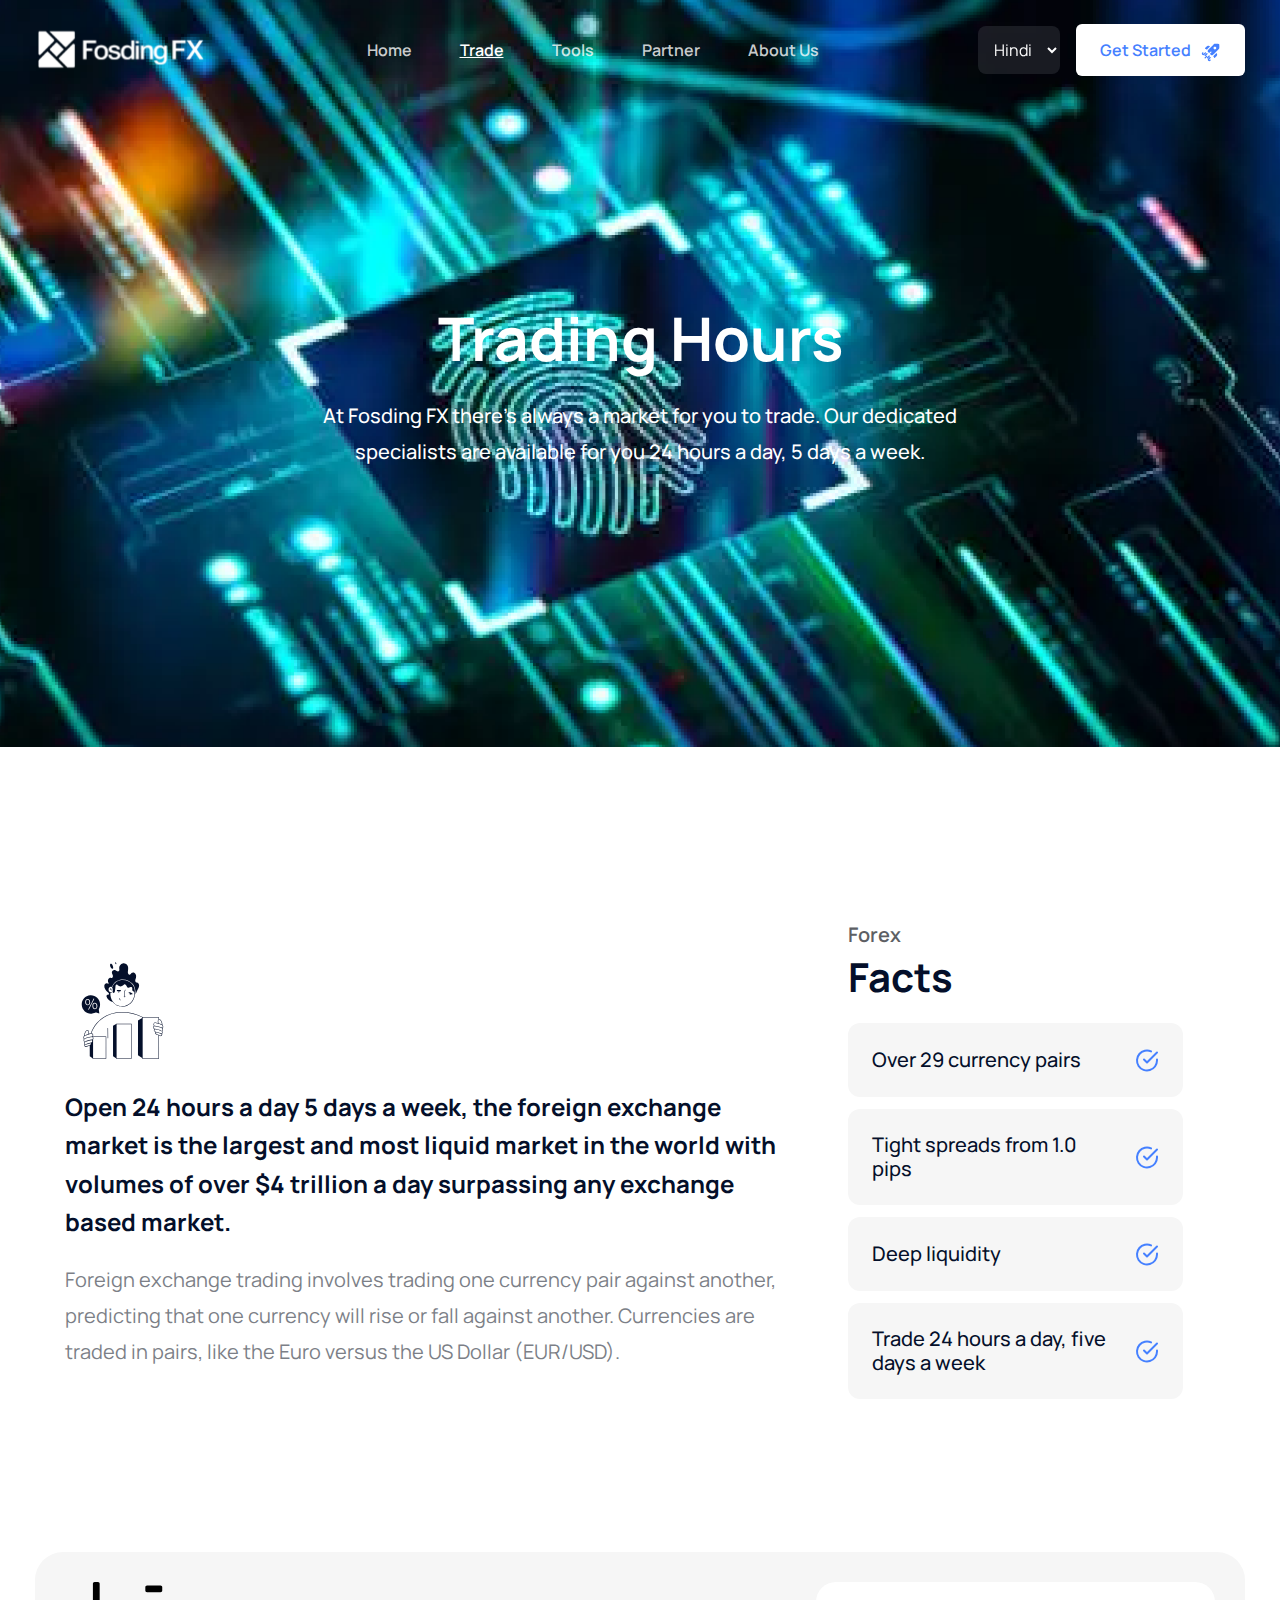
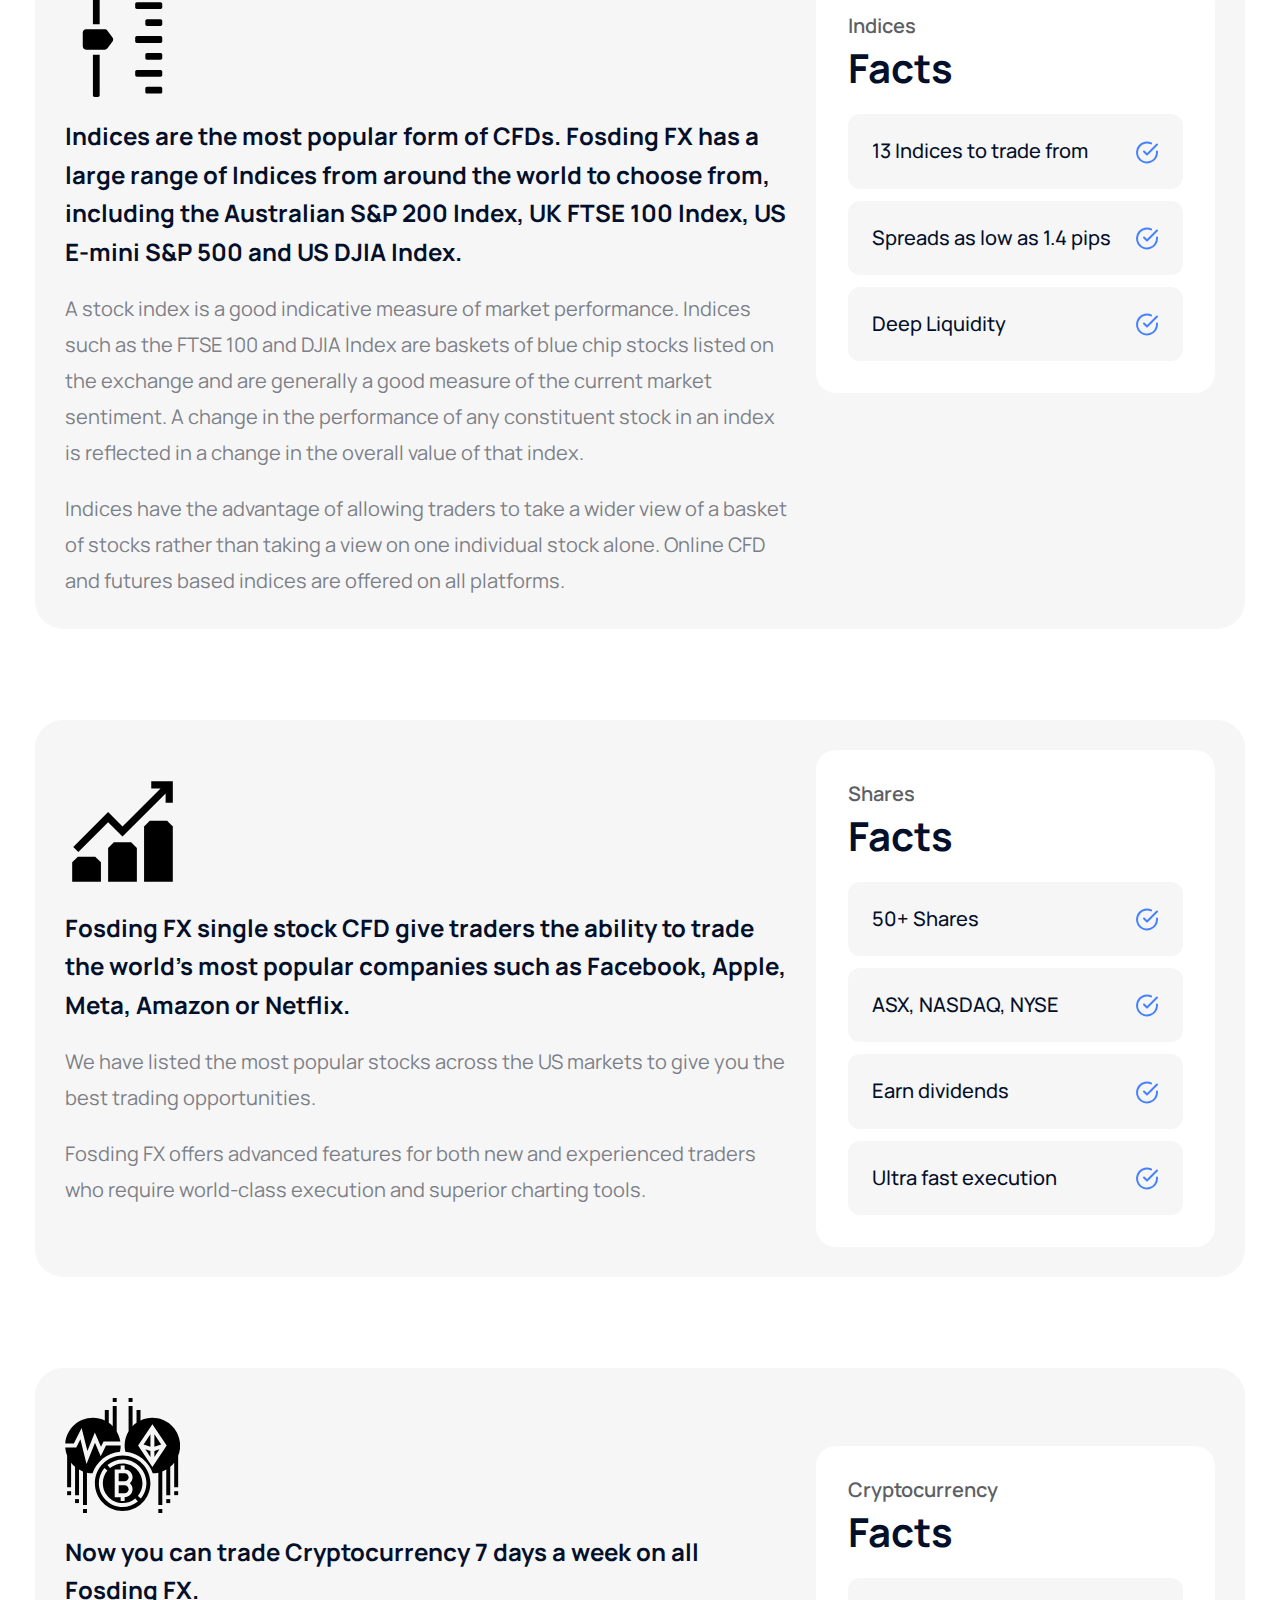
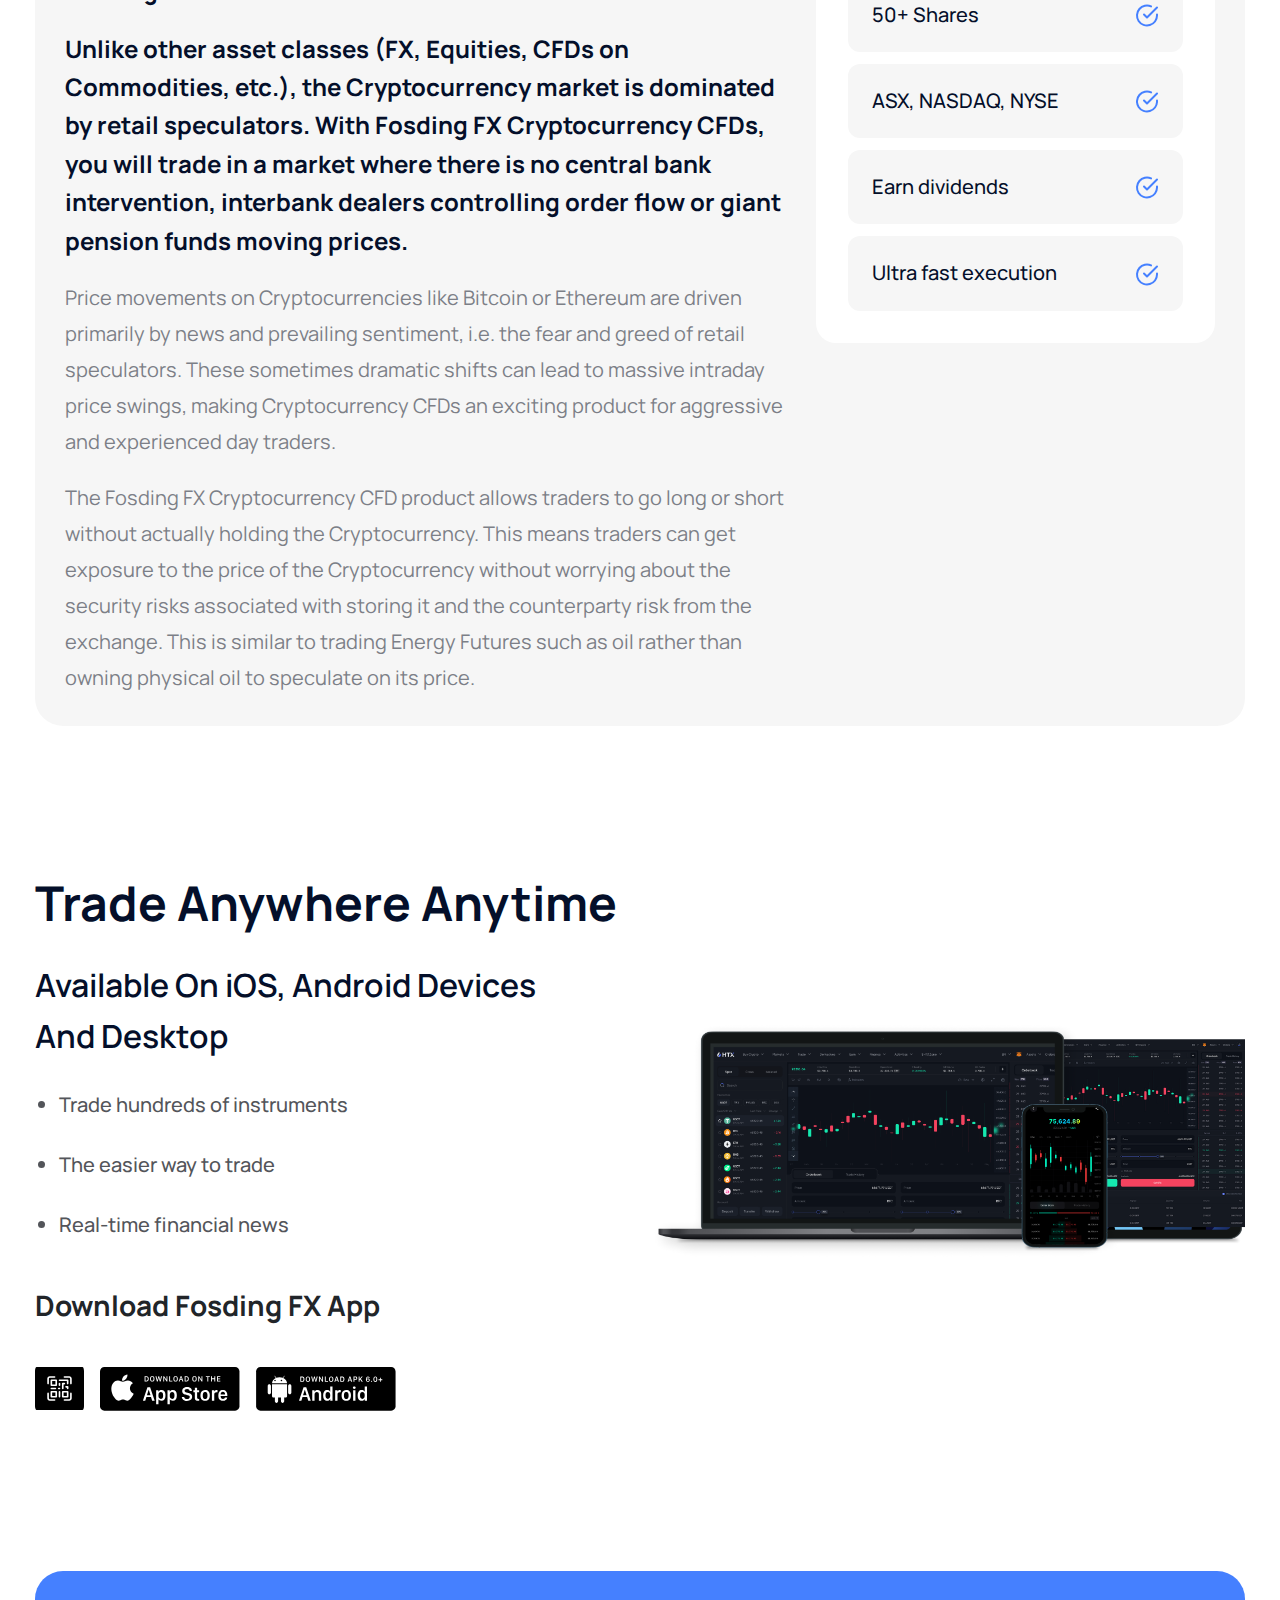
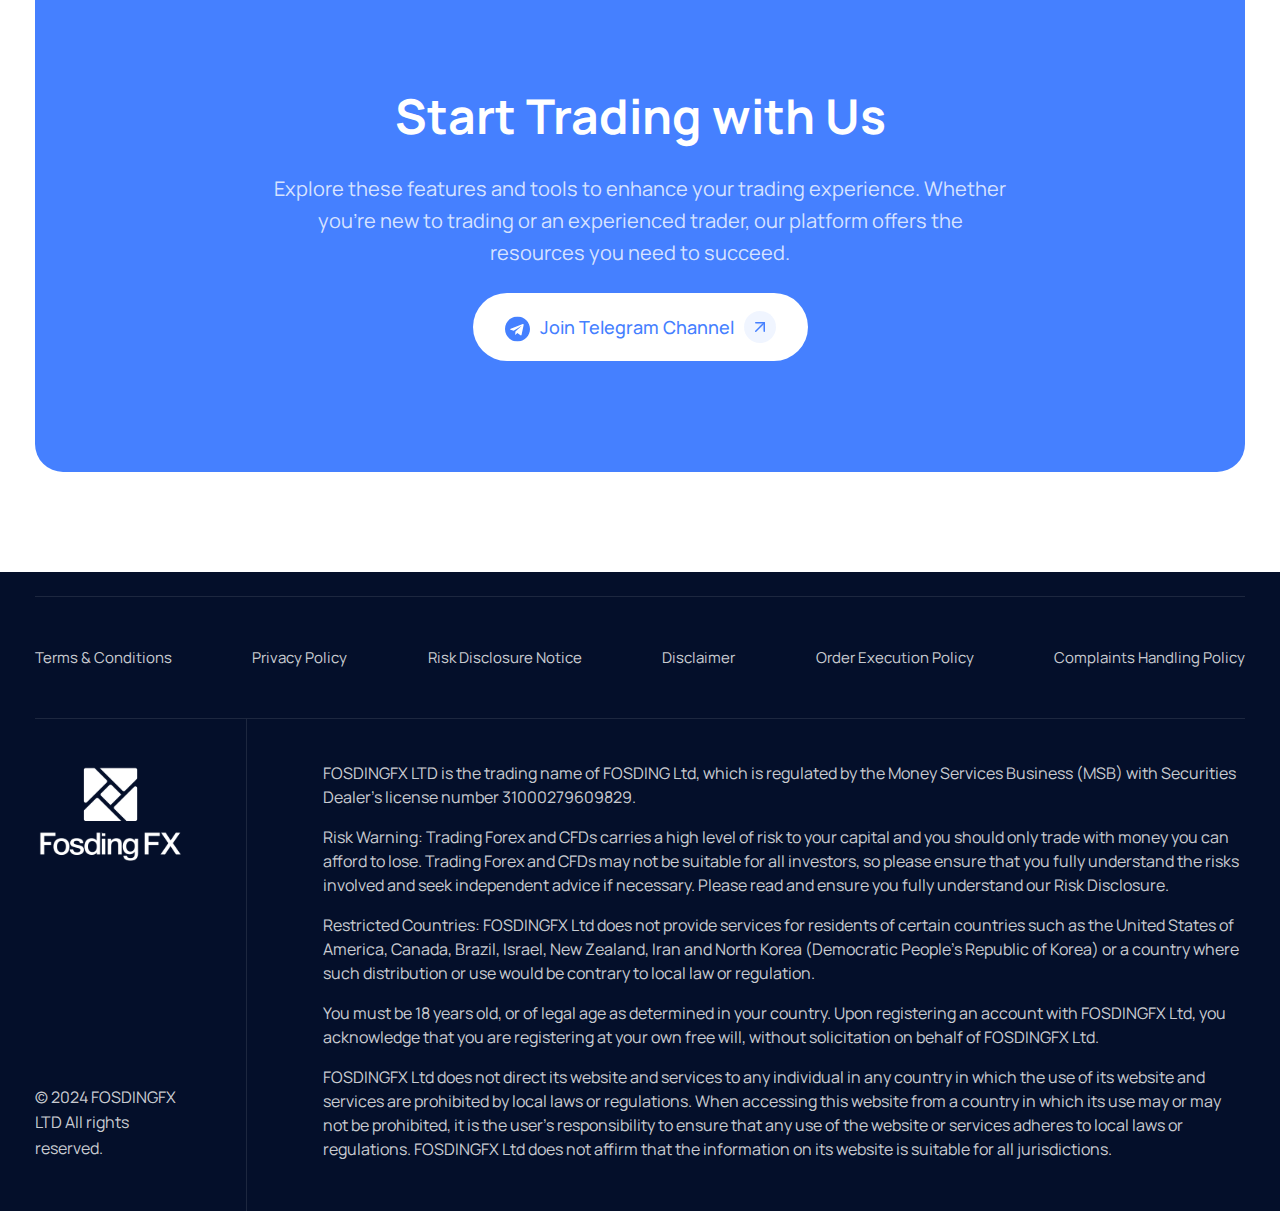
<file: trade.html>
<!DOCTYPE html>
<html lang="en">

<head>
    <meta charset="UTF-8">
    <meta name="viewport" content="width=device-width, initial-scale=1.0">
    <title>Trade Page</title>
    <link href="https://cdn.jsdelivr.net/npm/bootstrap@5.3.3/dist/css/bootstrap.min.css" rel="stylesheet"
        integrity="sha384-QWTKZyjpPEjISv5WaRU9OFeRpok6YctnYmDr5pNlyT2bRjXh0JMhjY6hW+ALEwIH" crossorigin="anonymous">
    <link rel="stylesheet" href="./assetes/style/sytle.css">
    <link rel="stylesheet" href="./assetes/style/commun.css">
    <link rel="stylesheet" href="./assetes/style/media.css">
    <link rel="shortcut icon" href="./assetes/img/png/favicon-32x32.png" type="image/x-icon">

</head>

<body>
    <div class="trade-bg-img bg-norepet">
        <div class="self-contianer ff-manrope">
            <header class="position-fixde">
                <div class="d-flex justify-content-between align-items-center py-4">
                    <a href="#" class="max-w-172">
                        <img src="./assetes/img/svg/logo.svg" alt="logo">
                    </a>
                    <ul class="m-0 p-0 ff-manrope list-style-none d-lg-flex d-none gap-xl-5 gap-4">
                        <li>
                            <a href="./index.html"
                                class="text-gray fs-16 fw-semibold text-decoration-none transition text-white-hvr">Home</a>
                        </li>
                        <li>
                            <a href="./trade.html"
                                class="text-gray fs-16 fw-semibold text-decoration-none transition text-white-hvr active-page">Trade</a>
                        </li>
                        <li>
                            <a href="./tools.html"
                                class="text-gray fs-16 fw-semibold text-decoration-none transition text-white-hvr">Tools</a>
                        </li>
                        <li>
                            <a href="./partner.html"
                                class="text-gray fs-16 fw-semibold text-decoration-none transition text-white-hvr">Partner</a>
                        </li>
                        <li>
                            <a href="./about-us.html"
                                class="text-gray fs-16 fw-semibold text-decoration-none transition text-white-hvr">About
                                Us</a>
                        </li>
                    </ul>
                    <div class="d-flex align-items-center g-10">
                        <div class="d-md-flex d-none align-items-center gap-xl-3 gap-2">
                            <div>
                                <select class="p-12 d-flex g-12 rounded-3">
                                    <option value="Hindi" class="fw-medium">
                                        <div>
                                            <img src="./assetes/img/svg/logo.svg" alt="img">
                                        </div>
                                        <span>Hindi</span>
                                    </option>
                                </select>
                            </div>
                            <div>
                                <a href="#"
                                    class="d-flex align-items-center g-10 text-decoration-none text-blue-4580ff p-14-24 bg-white rounded fw-semibold bg-transparent-hvr transition">
                                    <span>Get Started</span>
                                    <div>
                                        <svg xmlns=" http://www.w3.org/2000/svg" width="20" height="20"
                                            viewBox="0 0 20 20" fill="none" class="transition">
                                            <path fill-rule="evenodd" clip-rule="evenodd"
                                                d="M2.31178 10.401C2.55865 10.6482 2.5584 11.0486 2.31123 11.2955L2.18153 11.4251C2.07074 11.5357 2.07074 11.7148 2.18153 11.8255C2.29275 11.9365 2.47338 11.9365 2.5846 11.8255L4.01137 10.4004C4.25854 10.1536 4.65903 10.1538 4.9059 10.401C5.15277 10.6482 5.15253 11.0486 4.90536 11.2955L3.47859 12.7205C2.87346 13.3249 1.89267 13.3249 1.28754 12.7205C0.681985 12.1157 0.681985 11.1348 1.28754 10.53L1.41725 10.4004C1.66442 10.1536 2.06491 10.1538 2.31178 10.401ZM6.40558 11.2412C6.6526 11.4882 6.6526 11.8887 6.40558 12.1357L4.62024 13.9211C4.37322 14.1681 3.97273 14.1681 3.72571 13.9211C3.47869 13.674 3.47869 13.2735 3.72571 13.0265L5.51105 11.2412C5.75807 10.9942 6.15856 10.9942 6.40558 11.2412ZM8.74654 13.5793C8.99356 13.8263 8.99356 14.2268 8.74654 14.4738L6.97341 16.2469C6.72639 16.4939 6.3259 16.4939 6.07888 16.2469C5.83186 15.9999 5.83186 15.5994 6.07888 15.3524L7.85201 13.5793C8.09903 13.3323 8.49953 13.3323 8.74654 13.5793ZM6.08103 13.9131C6.32529 14.1629 6.32083 14.5634 6.07108 14.8076L4.62927 16.2177C4.37952 16.4619 3.97905 16.4575 3.73479 16.2077C3.49054 15.958 3.495 15.5575 3.74475 15.3132L5.18656 13.9032C5.43631 13.6589 5.83678 13.6634 6.08103 13.9131ZM9.56764 15.0982C9.8145 15.3454 9.81426 15.7459 9.56709 15.9927L8.14033 17.4177C8.02953 17.5284 8.02953 17.7075 8.14033 17.8181C8.25154 17.9292 8.43218 17.9292 8.5434 17.8181L8.6731 17.6886C8.92027 17.4417 9.32077 17.442 9.56764 17.6891C9.8145 17.9363 9.81426 18.3368 9.56709 18.5837L9.43739 18.7132C8.83226 19.3176 7.85147 19.3176 7.24634 18.7132C6.64078 18.1084 6.64078 17.1275 7.24634 16.5227L8.6731 15.0977C8.92027 14.8508 9.32077 14.851 9.56764 15.0982Z"
                                                fill="#4580FF" />
                                            <path
                                                d="M9.03865 4.50743L7.21556 6.32503C6.88046 6.65911 6.57306 6.96557 6.33031 7.2426C6.17441 7.42051 6.01862 7.61523 5.88666 7.83039L5.86889 7.81267C5.83518 7.77906 5.8183 7.76223 5.80137 7.7458C5.48449 7.43835 5.11176 7.1939 4.70311 7.02553C4.68127 7.01654 4.65911 7.00775 4.61478 6.99019L4.34334 6.88264C3.97562 6.73693 3.87761 6.26355 4.15742 5.98459C4.96046 5.18399 5.92462 4.22276 6.38993 4.0297C6.80029 3.85944 7.24359 3.80279 7.67113 3.86597C8.06287 3.92386 8.43345 4.12508 9.03865 4.50743Z"
                                                fill="#4580FF" />
                                            <path
                                                d="M12.1516 14.0775C12.2985 14.2266 12.396 14.332 12.4842 14.4445C12.6006 14.593 12.7047 14.7507 12.7954 14.9161C12.8975 15.1022 12.9768 15.3011 13.1353 15.6988C13.2644 16.0226 13.6931 16.1082 13.9422 15.8599L14.0024 15.7998C14.8055 14.9992 15.7696 14.0379 15.9632 13.574C16.134 13.1649 16.1908 12.7229 16.1275 12.2967C16.0694 11.9062 15.8676 11.5367 15.4842 10.9335L13.655 12.7572C13.3123 13.0988 12.9981 13.4121 12.7139 13.6576C12.5436 13.8046 12.3573 13.9517 12.1516 14.0775Z"
                                                fill="#4580FF" />
                                            <path fill-rule="evenodd" clip-rule="evenodd"
                                                d="M12.9186 11.9727L17.11 7.79391C17.7136 7.1921 18.0154 6.8912 18.1744 6.50856C18.3334 6.12592 18.3334 5.70038 18.3334 4.84931V4.44272C18.3334 3.134 18.3334 2.47964 17.9256 2.07307C17.5178 1.6665 16.8614 1.6665 15.5488 1.6665H15.141C14.2873 1.6665 13.8605 1.6665 13.4767 1.825C13.0929 1.98349 12.7911 2.2844 12.1875 2.8862L7.99606 7.06498C7.29073 7.76819 6.85338 8.20422 6.68402 8.62536C6.63051 8.75842 6.60376 8.89001 6.60376 9.02806C6.60376 9.60303 7.06786 10.0657 7.99606 10.9911L8.12081 11.1155L9.58215 9.6324C9.79055 9.42089 10.131 9.41837 10.3425 9.62677C10.554 9.83517 10.5565 10.1756 10.3481 10.3871L8.88231 11.8747L8.98057 11.9727C9.90877 12.8981 10.3729 13.3608 10.9496 13.3608C11.077 13.3608 11.1989 13.3382 11.3216 13.293C11.754 13.1337 12.1955 12.6936 12.9186 11.9727ZM14.8877 7.06528C14.344 7.60737 13.4624 7.60737 12.9187 7.06528C12.375 6.52319 12.375 5.64429 12.9187 5.1022C13.4624 4.56011 14.344 4.56011 14.8877 5.1022C15.4314 5.64429 15.4314 6.52319 14.8877 7.06528Z"
                                                fill="#4580FF" />
                                        </svg>
                                    </div>
                                </a>
                            </div>
                        </div>
                        <div class="d-lg-none d-block">
                            <a class="btn" data-bs-toggle="offcanvas" href="#offcanvasExample" role="button"
                                aria-controls="offcanvasExample">
                                <svg class="max-w-[40px] max-h-[40px] sm:max-h-full sm:max-w-full" width="50"
                                    height="50" viewBox="0 0 28 29" fill="none" xmlns="http://www.w3.org/2000/svg">
                                    <path
                                        d="M6.99967 8.6665H12.833C13.1424 8.6665 13.4392 8.78942 13.658 9.00821C13.8768 9.22701 13.9997 9.52375 13.9997 9.83317C13.9997 10.1426 13.8768 10.4393 13.658 10.6581C13.4392 10.8769 13.1424 10.9998 12.833 10.9998H6.99967C6.69026 10.9998 6.39351 10.8769 6.17472 10.6581C5.95592 10.4393 5.83301 10.1426 5.83301 9.83317C5.83301 9.52375 5.95592 9.22701 6.17472 9.00821C6.39351 8.78942 6.69026 8.6665 6.99967 8.6665ZM15.1663 17.9998H20.9997C21.3091 17.9998 21.6058 18.1228 21.8246 18.3415C22.0434 18.5603 22.1663 18.8571 22.1663 19.1665C22.1663 19.4759 22.0434 19.7727 21.8246 19.9915C21.6058 20.2103 21.3091 20.3332 20.9997 20.3332H15.1663C14.8569 20.3332 14.5602 20.2103 14.3414 19.9915C14.1226 19.7727 13.9997 19.4759 13.9997 19.1665C13.9997 18.8571 14.1226 18.5603 14.3414 18.3415C14.5602 18.1228 14.8569 17.9998 15.1663 17.9998ZM6.99967 13.3332H20.9997C21.3091 13.3332 21.6058 13.4561 21.8246 13.6749C22.0434 13.8937 22.1663 14.1904 22.1663 14.4998C22.1663 14.8093 22.0434 15.106 21.8246 15.3248C21.6058 15.5436 21.3091 15.6665 20.9997 15.6665H6.99967C6.69026 15.6665 6.39351 15.5436 6.17472 15.3248C5.95592 15.106 5.83301 14.8093 5.83301 14.4998C5.83301 14.1904 5.95592 13.8937 6.17472 13.6749C6.39351 13.4561 6.69026 13.3332 6.99967 13.3332Z"
                                        fill="#FFA500"></path>
                                </svg>
                            </a>

                            <div class="offcanvas offcanvas-end bg-blue-4580ff" tabindex="-1" id="offcanvasExample"
                                aria-labelledby="offcanvasExampleLabel">
                                <div class="offcanvas-header">
                                    <h5 class="offcanvas-title" id="offcanvasExampleLabel">
                                        <img src="./assetes/img/svg/logo.svg" alt="logo">
                                    </h5>
                                    <button type="button" class="btn-close" data-bs-dismiss="offcanvas"
                                        aria-label="Close"></button>
                                </div>
                                <div class="offcanvas-body">
                                    <ul class="m-0 p-0 ff-manrope list-style-none d-flex flex-column gap-xl-5 gap-4">
                                        <li>
                                            <a href="./index.html"
                                                class="text-gray fs-16 fw-semibold text-decoration-none transition text-white-hvr">Home</a>
                                        </li>
                                        <li>
                                            <a href="/trade.html"
                                                class="text-gray fs-16 fw-semibold text-decoration-none transition text-white-hvr active-page">Trade</a>
                                        </li>
                                        <li>
                                            <a href="./tools.html"
                                                class="text-gray fs-16 fw-semibold text-decoration-none transition text-white-hvr">Tools</a>
                                        </li>
                                        <li>
                                            <a href="./partner.html"
                                                class="text-gray fs-16 fw-semibold text-decoration-none transition text-white-hvr">Partner</a>
                                        </li>
                                        <li>
                                            <a href="./about-us.html"
                                                class="text-gray fs-16 fw-semibold text-decoration-none transition text-white-hvr">About
                                                Us</a>
                                        </li>
                                    </ul>
                                </div>
                            </div>
                        </div>
                    </div>
                </div>
            </header>

            <!-- hero -->
            <section>
                <div class="text-white d-flex gap-md-4 gap-3 flex-column align-items-center p-tb-202-277 hero-para">
                    <h1 class="text-center m-0 fs-60 fw-bold line-height-120">Trading Hours</h1>
                    <p class="text-center m-0 max-w-733 fs-20 fw-medium line-height-180">At Fosding FX there’s always a
                        market for you
                        to trade.
                        Our
                        dedicated
                        specialists are available
                        for you 24 hours a day,
                        5 days a week.</p>
                </div>
            </section>
        </div>
    </div>

    <!-- opan 24h -->
    <section>
        <div class="self-contianer mt-114 lg-mt-80 md-mt-45">
            <div
                class="d-flex gap-md-4 gap-3 align-items-lg-center align-items-start flex-lg-row flex-column justify-content-between p-40 xl-p-30 lg-p-20 md-p-12 md-border-radius-15">
                <div class=" d-flex flex-column g-20 lg-g-14 max-w-823 w-65 xl-w-55 lg-w-100">
                    <div>
                        <img src="./assetes/img/svg/fact.svg" alt="img" class="md-max-w-65">
                    </div>
                    <p class="text-black-040F2A m-0 fs-24 fw-bold line-height-160">Open 24 hours a day 5 days a week,
                        the foreign
                        exchange
                        market is
                        the largest and most liquid
                        market in the world with
                        volumes of over $4 trillion a day surpassing any exchange based market.</p>
                    <p class="m-0 text-gray-7C7F87 fs-20 line-height-180 max-w-823">Foreign exchange trading involves
                        trading one
                        currency pair
                        against
                        another, predicting that one
                        currency will rise or
                        fall against another. Currencies are traded in pairs, like the Euro versus the US Dollar
                        (EUR/USD).</p>
                </div>
                <div
                    class="p-32 lg-p-20 md-p-12 bg-white border-radius-20 d-flex flex-column gap-md-4 gap-3 w-35 xl-w-45 lg-w-100">
                    <div class="d-flex flex-column gap-2">
                        <p class="m-0 text-gray-5D5F64 fs-20 fw-semibold line-height-120">Forex</p>
                        <p class="m-0 text-black-040F2A line-height-110 fw-bold fs-40">Facts</p>
                    </div>
                    <div class="d-flex flex-column g-12">
                        <div
                            class="d-flex align-items-center p-lg-4 p-3 bg-gray-F6F6F6 border-radius-12 justify-content-between gap-3 w-full">
                            <p class="m-0 text-black-040F2A fs-20 fw-medium line-height-120">Over 29 currency pairs</p>
                            <div>
                                <svg xmlns="http://www.w3.org/2000/svg" width="24" height="25" viewBox="0 0 24 25"
                                    fill="none">
                                    <path
                                        d="M22 11.5799V12.4999C21.9988 14.6563 21.3005 16.7545 20.0093 18.4817C18.7182 20.2088 16.9033 21.4723 14.8354 22.0838C12.7674 22.6952 10.5573 22.6218 8.53447 21.8744C6.51168 21.1271 4.78465 19.746 3.61096 17.9369C2.43727 16.1279 1.87979 13.9879 2.02168 11.8362C2.16356 9.68443 2.99721 7.63619 4.39828 5.99694C5.79935 4.35768 7.69279 3.21525 9.79619 2.74001C11.8996 2.26477 14.1003 2.4822 16.07 3.35986"
                                        stroke="#4580FF" stroke-width="2" stroke-linecap="round"
                                        stroke-linejoin="round" />
                                    <path d="M22 4.5L12 14.51L9 11.51" stroke="#4580FF" stroke-width="2"
                                        stroke-linecap="round" stroke-linejoin="round" />
                                </svg>
                            </div>
                        </div>
                        <div
                            class="d-flex align-items-center p-lg-4 p-md-3 p-12 bg-gray-F6F6F6 border-radius-12 justify-content-between gap-3 w-full">
                            <p class="m-0 text-black-040F2A fs-20 fw-medium line-height-120">Tight spreads from 1.0 pips
                            </p>
                            <div>
                                <svg xmlns="http://www.w3.org/2000/svg" width="24" height="25" viewBox="0 0 24 25"
                                    fill="none">
                                    <path
                                        d="M22 11.5799V12.4999C21.9988 14.6563 21.3005 16.7545 20.0093 18.4817C18.7182 20.2088 16.9033 21.4723 14.8354 22.0838C12.7674 22.6952 10.5573 22.6218 8.53447 21.8744C6.51168 21.1271 4.78465 19.746 3.61096 17.9369C2.43727 16.1279 1.87979 13.9879 2.02168 11.8362C2.16356 9.68443 2.99721 7.63619 4.39828 5.99694C5.79935 4.35768 7.69279 3.21525 9.79619 2.74001C11.8996 2.26477 14.1003 2.4822 16.07 3.35986"
                                        stroke="#4580FF" stroke-width="2" stroke-linecap="round"
                                        stroke-linejoin="round" />
                                    <path d="M22 4.5L12 14.51L9 11.51" stroke="#4580FF" stroke-width="2"
                                        stroke-linecap="round" stroke-linejoin="round" />
                                </svg>
                            </div>
                        </div>
                        <div
                            class="d-flex align-items-center p-lg-4 p-md-3 p-12 bg-gray-F6F6F6 border-radius-12 justify-content-between gap-3 w-full">
                            <p class="m-0 text-black-040F2A fs-20 fw-medium line-height-120">Deep liquidity</p>
                            <div>
                                <svg xmlns="http://www.w3.org/2000/svg" width="24" height="25" viewBox="0 0 24 25"
                                    fill="none">
                                    <path
                                        d="M22 11.5799V12.4999C21.9988 14.6563 21.3005 16.7545 20.0093 18.4817C18.7182 20.2088 16.9033 21.4723 14.8354 22.0838C12.7674 22.6952 10.5573 22.6218 8.53447 21.8744C6.51168 21.1271 4.78465 19.746 3.61096 17.9369C2.43727 16.1279 1.87979 13.9879 2.02168 11.8362C2.16356 9.68443 2.99721 7.63619 4.39828 5.99694C5.79935 4.35768 7.69279 3.21525 9.79619 2.74001C11.8996 2.26477 14.1003 2.4822 16.07 3.35986"
                                        stroke="#4580FF" stroke-width="2" stroke-linecap="round"
                                        stroke-linejoin="round" />
                                    <path d="M22 4.5L12 14.51L9 11.51" stroke="#4580FF" stroke-width="2"
                                        stroke-linecap="round" stroke-linejoin="round" />
                                </svg>
                            </div>
                        </div>
                        <div
                            class="d-flex align-items-center p-lg-4 p-md-3 p-12 bg-gray-F6F6F6 border-radius-12 justify-content-between gap-4 w-full">
                            <p class="m-0 text-black-040F2A fs-20 fw-medium line-height-120">Trade 24 hours a day, five
                                days a week</p>
                            <div>
                                <svg xmlns="http://www.w3.org/2000/svg" width="24" height="25" viewBox="0 0 24 25"
                                    fill="none">
                                    <path
                                        d="M22 11.5799V12.4999C21.9988 14.6563 21.3005 16.7545 20.0093 18.4817C18.7182 20.2088 16.9033 21.4723 14.8354 22.0838C12.7674 22.6952 10.5573 22.6218 8.53447 21.8744C6.51168 21.1271 4.78465 19.746 3.61096 17.9369C2.43727 16.1279 1.87979 13.9879 2.02168 11.8362C2.16356 9.68443 2.99721 7.63619 4.39828 5.99694C5.79935 4.35768 7.69279 3.21525 9.79619 2.74001C11.8996 2.26477 14.1003 2.4822 16.07 3.35986"
                                        stroke="#4580FF" stroke-width="2" stroke-linecap="round"
                                        stroke-linejoin="round" />
                                    <path d="M22 4.5L12 14.51L9 11.51" stroke="#4580FF" stroke-width="2"
                                        stroke-linecap="round" stroke-linejoin="round" />
                                </svg>
                            </div>
                        </div>
                    </div>
                </div>
            </div>
        </div>
    </section>

    <!-- indicae -->
    <section>
        <div class="self-contianer mt-91 lg-mt-80 md-mt-45">
            <div
                class="d-flex gap-md-4 gap-3 align-items-start flex-lg-row flex-column justify-content-between p-40 xl-p-30 lg-p-20 md-p-12 md-border-radius-15 bg-gray-F6F6F6 border-radius-28">
                <div class=" d-flex flex-column g-20 lg-g-14 w-65 xl-w-55 lg-w-100 max-w-900">
                    <div>
                        <img src="./assetes/img/svg/indicase.svg" alt="img" class="md-max-w-65">
                    </div>
                    <p class="text-black-040F2A m-0 fs-24 fw-bold line-height-160">Indices are the most popular form of
                        CFDs. Fosding FX has a large range of Indices from around the world to choose from,
                        including the Australian S&P 200 Index, UK FTSE 100 Index, US E-mini S&P 500 and US DJIA Index.
                    </p>
                    <p class="m-0 text-gray-7C7F87 fs-20 line-height-180">A stock index is a good indicative
                        measure of market performance. Indices such as the FTSE 100 and DJIA Index are
                        baskets of blue chip stocks listed on the exchange and are generally a good measure of the
                        current market sentiment. A
                        change in the performance of any constituent stock in an index is reflected in a change in the
                        overall value of that
                        index.</p>
                    <p class="m-0 text-gray-7C7F87 fs-20 line-height-180">Indices have the advantage of
                        allowing traders to take a wider view of a basket of stocks rather than taking a view on
                        one individual stock alone. Online CFD and futures based indices are offered on all platforms.
                    </p>
                </div>
                <div
                    class="p-32 lg-p-20 md-p-12 bg-white border-radius-20 d-flex flex-column gap-md-4 gap-3 w-35 xl-w-45 lg-w-100">
                    <div class="d-flex flex-column gap-2">
                        <p class="m-0 text-gray-5D5F64 fs-20 fw-semibold line-height-120">Indices</p>
                        <p class="m-0 text-black-040F2A line-height-110 fw-bold fs-40">Facts</p>
                    </div>
                    <div class="d-flex flex-column g-12">
                        <div
                            class="d-flex align-items-center p-lg-4 p-3 bg-gray-F6F6F6 border-radius-12 justify-content-between gap-3 w-full">
                            <p class="m-0 text-black-040F2A fs-20 fw-medium line-height-120">13 Indices to trade from
                            </p>
                            <div>
                                <svg xmlns="http://www.w3.org/2000/svg" width="24" height="25" viewBox="0 0 24 25"
                                    fill="none">
                                    <path
                                        d="M22 11.5799V12.4999C21.9988 14.6563 21.3005 16.7545 20.0093 18.4817C18.7182 20.2088 16.9033 21.4723 14.8354 22.0838C12.7674 22.6952 10.5573 22.6218 8.53447 21.8744C6.51168 21.1271 4.78465 19.746 3.61096 17.9369C2.43727 16.1279 1.87979 13.9879 2.02168 11.8362C2.16356 9.68443 2.99721 7.63619 4.39828 5.99694C5.79935 4.35768 7.69279 3.21525 9.79619 2.74001C11.8996 2.26477 14.1003 2.4822 16.07 3.35986"
                                        stroke="#4580FF" stroke-width="2" stroke-linecap="round"
                                        stroke-linejoin="round" />
                                    <path d="M22 4.5L12 14.51L9 11.51" stroke="#4580FF" stroke-width="2"
                                        stroke-linecap="round" stroke-linejoin="round" />
                                </svg>
                            </div>
                        </div>
                        <div
                            class="d-flex align-items-center p-lg-4 p-md-3 p-12 bg-gray-F6F6F6 border-radius-12 justify-content-between gap-3 w-full">
                            <p class="m-0 text-black-040F2A fs-20 fw-medium line-height-120">Spreads as low as 1.4 pips
                            </p>
                            <div>
                                <svg xmlns="http://www.w3.org/2000/svg" width="24" height="25" viewBox="0 0 24 25"
                                    fill="none">
                                    <path
                                        d="M22 11.5799V12.4999C21.9988 14.6563 21.3005 16.7545 20.0093 18.4817C18.7182 20.2088 16.9033 21.4723 14.8354 22.0838C12.7674 22.6952 10.5573 22.6218 8.53447 21.8744C6.51168 21.1271 4.78465 19.746 3.61096 17.9369C2.43727 16.1279 1.87979 13.9879 2.02168 11.8362C2.16356 9.68443 2.99721 7.63619 4.39828 5.99694C5.79935 4.35768 7.69279 3.21525 9.79619 2.74001C11.8996 2.26477 14.1003 2.4822 16.07 3.35986"
                                        stroke="#4580FF" stroke-width="2" stroke-linecap="round"
                                        stroke-linejoin="round" />
                                    <path d="M22 4.5L12 14.51L9 11.51" stroke="#4580FF" stroke-width="2"
                                        stroke-linecap="round" stroke-linejoin="round" />
                                </svg>
                            </div>
                        </div>
                        <div
                            class="d-flex align-items-center p-lg-4 p-md-3 p-12 bg-gray-F6F6F6 border-radius-12 justify-content-between gap-3 w-full">
                            <p class="m-0 text-black-040F2A fs-20 fw-medium line-height-120">Deep Liquidity</p>
                            <div>
                                <svg xmlns="http://www.w3.org/2000/svg" width="24" height="25" viewBox="0 0 24 25"
                                    fill="none">
                                    <path
                                        d="M22 11.5799V12.4999C21.9988 14.6563 21.3005 16.7545 20.0093 18.4817C18.7182 20.2088 16.9033 21.4723 14.8354 22.0838C12.7674 22.6952 10.5573 22.6218 8.53447 21.8744C6.51168 21.1271 4.78465 19.746 3.61096 17.9369C2.43727 16.1279 1.87979 13.9879 2.02168 11.8362C2.16356 9.68443 2.99721 7.63619 4.39828 5.99694C5.79935 4.35768 7.69279 3.21525 9.79619 2.74001C11.8996 2.26477 14.1003 2.4822 16.07 3.35986"
                                        stroke="#4580FF" stroke-width="2" stroke-linecap="round"
                                        stroke-linejoin="round" />
                                    <path d="M22 4.5L12 14.51L9 11.51" stroke="#4580FF" stroke-width="2"
                                        stroke-linecap="round" stroke-linejoin="round" />
                                </svg>
                            </div>
                        </div>
                    </div>
                </div>
            </div>
        </div>
    </section>

    <!-- sheyars -->
    <section>
        <div class="self-contianer mt-91 lg-mt-80 md-mt-45">
            <div
                class="d-flex gap-md-4 gap-3 align-items-start flex-lg-row flex-column justify-content-between p-40 xl-p-30 lg-p-20 md-p-12 md-border-radius-15 bg-gray-F6F6F6 border-radius-28">
                <div class=" d-flex flex-column g-20 lg-g-14 w-65 xl-w-55 lg-w-100 max-w-823 mt-lg-4 mt-0">
                    <div>
                        <img src="./assetes/img/svg/sheyars.svg" alt="img" class="md-max-w-65">
                    </div>
                    <p class="text-black-040F2A m-0 fs-24 fw-bold line-height-160">Fosding FX single stock CFD give
                        traders the ability to trade the world's most popular companies such as Facebook,
                        Apple, Meta, Amazon or Netflix.
                    </p>
                    <p class="m-0 text-gray-7C7F87 fs-20 line-height-180">We have listed the most popular stocks across
                        the US markets to give you the best trading opportunities.</p>
                    <p class="m-0 text-gray-7C7F87 fs-20 line-height-180">Fosding FX offers advanced features for both
                        new and experienced traders who require world-class execution and superior
                        charting tools.</p>
                </div>
                <div
                    class="p-32 lg-p-20 md-p-12 bg-white border-radius-20 d-flex flex-column gap-md-4 gap-3 w-35 xl-w-45 lg-w-100">
                    <div class="d-flex flex-column gap-2">
                        <p class="m-0 text-gray-5D5F64 fs-20 fw-semibold line-height-120">Shares</p>
                        <p class="m-0 text-black-040F2A line-height-110 fw-bold fs-40">Facts</p>
                    </div>
                    <div class="d-flex flex-column g-12">
                        <div
                            class="d-flex align-items-center p-lg-4 p-3 bg-gray-F6F6F6 border-radius-12 justify-content-between gap-3 w-full">
                            <p class="m-0 text-black-040F2A fs-20 fw-medium line-height-120">50+ Shares</p>
                            <div>
                                <svg xmlns="http://www.w3.org/2000/svg" width="24" height="25" viewBox="0 0 24 25"
                                    fill="none">
                                    <path
                                        d="M22 11.5799V12.4999C21.9988 14.6563 21.3005 16.7545 20.0093 18.4817C18.7182 20.2088 16.9033 21.4723 14.8354 22.0838C12.7674 22.6952 10.5573 22.6218 8.53447 21.8744C6.51168 21.1271 4.78465 19.746 3.61096 17.9369C2.43727 16.1279 1.87979 13.9879 2.02168 11.8362C2.16356 9.68443 2.99721 7.63619 4.39828 5.99694C5.79935 4.35768 7.69279 3.21525 9.79619 2.74001C11.8996 2.26477 14.1003 2.4822 16.07 3.35986"
                                        stroke="#4580FF" stroke-width="2" stroke-linecap="round"
                                        stroke-linejoin="round" />
                                    <path d="M22 4.5L12 14.51L9 11.51" stroke="#4580FF" stroke-width="2"
                                        stroke-linecap="round" stroke-linejoin="round" />
                                </svg>
                            </div>
                        </div>
                        <div
                            class="d-flex align-items-center p-lg-4 p-md-3 p-12 bg-gray-F6F6F6 border-radius-12 justify-content-between gap-3 w-full">
                            <p class="m-0 text-black-040F2A fs-20 fw-medium line-height-120">ASX, NASDAQ, NYSE</p>
                            <div>
                                <svg xmlns="http://www.w3.org/2000/svg" width="24" height="25" viewBox="0 0 24 25"
                                    fill="none">
                                    <path
                                        d="M22 11.5799V12.4999C21.9988 14.6563 21.3005 16.7545 20.0093 18.4817C18.7182 20.2088 16.9033 21.4723 14.8354 22.0838C12.7674 22.6952 10.5573 22.6218 8.53447 21.8744C6.51168 21.1271 4.78465 19.746 3.61096 17.9369C2.43727 16.1279 1.87979 13.9879 2.02168 11.8362C2.16356 9.68443 2.99721 7.63619 4.39828 5.99694C5.79935 4.35768 7.69279 3.21525 9.79619 2.74001C11.8996 2.26477 14.1003 2.4822 16.07 3.35986"
                                        stroke="#4580FF" stroke-width="2" stroke-linecap="round"
                                        stroke-linejoin="round" />
                                    <path d="M22 4.5L12 14.51L9 11.51" stroke="#4580FF" stroke-width="2"
                                        stroke-linecap="round" stroke-linejoin="round" />
                                </svg>
                            </div>
                        </div>
                        <div
                            class="d-flex align-items-center p-lg-4 p-md-3 p-12 bg-gray-F6F6F6 border-radius-12 justify-content-between gap-3 w-full">
                            <p class="m-0 text-black-040F2A fs-20 fw-medium line-height-120">Earn dividends</p>
                            <div>
                                <svg xmlns="http://www.w3.org/2000/svg" width="24" height="25" viewBox="0 0 24 25"
                                    fill="none">
                                    <path
                                        d="M22 11.5799V12.4999C21.9988 14.6563 21.3005 16.7545 20.0093 18.4817C18.7182 20.2088 16.9033 21.4723 14.8354 22.0838C12.7674 22.6952 10.5573 22.6218 8.53447 21.8744C6.51168 21.1271 4.78465 19.746 3.61096 17.9369C2.43727 16.1279 1.87979 13.9879 2.02168 11.8362C2.16356 9.68443 2.99721 7.63619 4.39828 5.99694C5.79935 4.35768 7.69279 3.21525 9.79619 2.74001C11.8996 2.26477 14.1003 2.4822 16.07 3.35986"
                                        stroke="#4580FF" stroke-width="2" stroke-linecap="round"
                                        stroke-linejoin="round" />
                                    <path d="M22 4.5L12 14.51L9 11.51" stroke="#4580FF" stroke-width="2"
                                        stroke-linecap="round" stroke-linejoin="round" />
                                </svg>
                            </div>
                        </div>
                        <div
                            class="d-flex align-items-center p-lg-4 p-md-3 p-12 bg-gray-F6F6F6 border-radius-12 justify-content-between gap-3 w-full">
                            <p class="m-0 text-black-040F2A fs-20 fw-medium line-height-120">Ultra fast execution</p>
                            <div>
                                <svg xmlns="http://www.w3.org/2000/svg" width="24" height="25" viewBox="0 0 24 25"
                                    fill="none">
                                    <path
                                        d="M22 11.5799V12.4999C21.9988 14.6563 21.3005 16.7545 20.0093 18.4817C18.7182 20.2088 16.9033 21.4723 14.8354 22.0838C12.7674 22.6952 10.5573 22.6218 8.53447 21.8744C6.51168 21.1271 4.78465 19.746 3.61096 17.9369C2.43727 16.1279 1.87979 13.9879 2.02168 11.8362C2.16356 9.68443 2.99721 7.63619 4.39828 5.99694C5.79935 4.35768 7.69279 3.21525 9.79619 2.74001C11.8996 2.26477 14.1003 2.4822 16.07 3.35986"
                                        stroke="#4580FF" stroke-width="2" stroke-linecap="round"
                                        stroke-linejoin="round" />
                                    <path d="M22 4.5L12 14.51L9 11.51" stroke="#4580FF" stroke-width="2"
                                        stroke-linecap="round" stroke-linejoin="round" />
                                </svg>
                            </div>
                        </div>
                    </div>
                </div>
            </div>
        </div>
    </section>

    <!-- cryptocurrncy -->
    <section>
        <div class="self-contianer mt-91 lg-mt-80 md-mt-45">
            <div
                class="d-flex gap-md-4 gap-3 align-items-start flex-lg-row flex-column justify-content-between p-40 xl-p-30 lg-p-20 md-p-12 md-border-radius-15 bg-gray-F6F6F6 border-radius-28">
                <div class=" d-flex flex-column g-20 lg-g-14 w-65 xl-w-55 lg-w-100 max-w-900">
                    <div>
                        <img src="./assetes/img/svg/crypto.svg" alt="img" class="md-max-w-65">
                    </div>
                    <p class="text-black-040F2A m-0 fs-24 fw-bold line-height-160">Now you can trade Cryptocurrency 7
                        days a week on all Fosding FX.</p>
                    <p class="text-black-040F2A m-0 fs-24 fw-bold line-height-160">Unlike other asset classes (FX,
                        Equities, CFDs on Commodities, etc.), the Cryptocurrency market is dominated by retail
                        speculators. With Fosding FX Cryptocurrency CFDs, you will trade in a market where there is no
                        central bank
                        intervention, interbank dealers controlling order flow or giant pension funds moving prices.</p>
                    <p class="m-0 text-gray-7C7F87 fs-20 line-height-180">Price movements on Cryptocurrencies like
                        Bitcoin or Ethereum are driven primarily by news and prevailing sentiment, i.e.
                        the fear and greed of retail speculators. These sometimes dramatic shifts can lead to massive
                        intraday price swings,
                        making Cryptocurrency CFDs an exciting product for aggressive and experienced day traders.</p>
                    <p class="m-0 text-gray-7C7F87 fs-20 line-height-180">The Fosding FX Cryptocurrency CFD product
                        allows traders to go long or short without actually holding the
                        Cryptocurrency. This means traders can get exposure to the price of the Cryptocurrency without
                        worrying about the
                        security risks associated with storing it and the counterparty risk from the exchange. This is
                        similar to trading Energy
                        Futures such as oil rather than owning physical oil to speculate on its price.</p>
                </div>
                <div
                    class="p-32 lg-p-20 md-p-12 bg-white border-radius-20 d-flex flex-column gap-md-4 gap-3 w-35 xl-w-45 lg-w-100 mt-lg-5">
                    <div class="d-flex flex-column gap-2">
                        <p class="m-0 text-gray-5D5F64 fs-20 fw-semibold line-height-120">Cryptocurrency</p>
                        <p class="m-0 text-black-040F2A line-height-110 fw-bold fs-40">Facts</p>
                    </div>
                    <div class="d-flex flex-column g-12">
                        <div
                            class="d-flex align-items-center p-lg-4 p-3 bg-gray-F6F6F6 border-radius-12 justify-content-between gap-3 w-full">
                            <p class="m-0 text-black-040F2A fs-20 fw-medium line-height-120">50+ Shares</p>
                            <div>
                                <svg xmlns="http://www.w3.org/2000/svg" width="24" height="25" viewBox="0 0 24 25"
                                    fill="none">
                                    <path
                                        d="M22 11.5799V12.4999C21.9988 14.6563 21.3005 16.7545 20.0093 18.4817C18.7182 20.2088 16.9033 21.4723 14.8354 22.0838C12.7674 22.6952 10.5573 22.6218 8.53447 21.8744C6.51168 21.1271 4.78465 19.746 3.61096 17.9369C2.43727 16.1279 1.87979 13.9879 2.02168 11.8362C2.16356 9.68443 2.99721 7.63619 4.39828 5.99694C5.79935 4.35768 7.69279 3.21525 9.79619 2.74001C11.8996 2.26477 14.1003 2.4822 16.07 3.35986"
                                        stroke="#4580FF" stroke-width="2" stroke-linecap="round"
                                        stroke-linejoin="round" />
                                    <path d="M22 4.5L12 14.51L9 11.51" stroke="#4580FF" stroke-width="2"
                                        stroke-linecap="round" stroke-linejoin="round" />
                                </svg>
                            </div>
                        </div>
                        <div
                            class="d-flex align-items-center p-lg-4 p-md-3 p-12 bg-gray-F6F6F6 border-radius-12 justify-content-between gap-3 w-full">
                            <p class="m-0 text-black-040F2A fs-20 fw-medium line-height-120">ASX, NASDAQ, NYSE</p>
                            <div>
                                <svg xmlns="http://www.w3.org/2000/svg" width="24" height="25" viewBox="0 0 24 25"
                                    fill="none">
                                    <path
                                        d="M22 11.5799V12.4999C21.9988 14.6563 21.3005 16.7545 20.0093 18.4817C18.7182 20.2088 16.9033 21.4723 14.8354 22.0838C12.7674 22.6952 10.5573 22.6218 8.53447 21.8744C6.51168 21.1271 4.78465 19.746 3.61096 17.9369C2.43727 16.1279 1.87979 13.9879 2.02168 11.8362C2.16356 9.68443 2.99721 7.63619 4.39828 5.99694C5.79935 4.35768 7.69279 3.21525 9.79619 2.74001C11.8996 2.26477 14.1003 2.4822 16.07 3.35986"
                                        stroke="#4580FF" stroke-width="2" stroke-linecap="round"
                                        stroke-linejoin="round" />
                                    <path d="M22 4.5L12 14.51L9 11.51" stroke="#4580FF" stroke-width="2"
                                        stroke-linecap="round" stroke-linejoin="round" />
                                </svg>
                            </div>
                        </div>
                        <div
                            class="d-flex align-items-center p-lg-4 p-md-3 p-12 bg-gray-F6F6F6 border-radius-12 justify-content-between gap-3 w-full">
                            <p class="m-0 text-black-040F2A fs-20 fw-medium line-height-120">Earn dividends</p>
                            <div>
                                <svg xmlns="http://www.w3.org/2000/svg" width="24" height="25" viewBox="0 0 24 25"
                                    fill="none">
                                    <path
                                        d="M22 11.5799V12.4999C21.9988 14.6563 21.3005 16.7545 20.0093 18.4817C18.7182 20.2088 16.9033 21.4723 14.8354 22.0838C12.7674 22.6952 10.5573 22.6218 8.53447 21.8744C6.51168 21.1271 4.78465 19.746 3.61096 17.9369C2.43727 16.1279 1.87979 13.9879 2.02168 11.8362C2.16356 9.68443 2.99721 7.63619 4.39828 5.99694C5.79935 4.35768 7.69279 3.21525 9.79619 2.74001C11.8996 2.26477 14.1003 2.4822 16.07 3.35986"
                                        stroke="#4580FF" stroke-width="2" stroke-linecap="round"
                                        stroke-linejoin="round" />
                                    <path d="M22 4.5L12 14.51L9 11.51" stroke="#4580FF" stroke-width="2"
                                        stroke-linecap="round" stroke-linejoin="round" />
                                </svg>
                            </div>
                        </div>
                        <div
                            class="d-flex align-items-center p-lg-4 p-md-3 p-12 bg-gray-F6F6F6 border-radius-12 justify-content-between gap-3 w-full">
                            <p class="m-0 text-black-040F2A fs-20 fw-medium line-height-120">Ultra fast execution</p>
                            <div>
                                <svg xmlns="http://www.w3.org/2000/svg" width="24" height="25" viewBox="0 0 24 25"
                                    fill="none">
                                    <path
                                        d="M22 11.5799V12.4999C21.9988 14.6563 21.3005 16.7545 20.0093 18.4817C18.7182 20.2088 16.9033 21.4723 14.8354 22.0838C12.7674 22.6952 10.5573 22.6218 8.53447 21.8744C6.51168 21.1271 4.78465 19.746 3.61096 17.9369C2.43727 16.1279 1.87979 13.9879 2.02168 11.8362C2.16356 9.68443 2.99721 7.63619 4.39828 5.99694C5.79935 4.35768 7.69279 3.21525 9.79619 2.74001C11.8996 2.26477 14.1003 2.4822 16.07 3.35986"
                                        stroke="#4580FF" stroke-width="2" stroke-linecap="round"
                                        stroke-linejoin="round" />
                                    <path d="M22 4.5L12 14.51L9 11.51" stroke="#4580FF" stroke-width="2"
                                        stroke-linecap="round" stroke-linejoin="round" />
                                </svg>
                            </div>
                        </div>
                    </div>
                </div>
            </div>
        </div>
    </section>

    <!-- trade anywhere anytime -->
    <section>
        <div class="self-contianer mt-143 lg-mt-80 md-mt-45">
            <div class="d-flex flex-lg-row flex-column align-items-lg-center">
                <div class="d-flex flex-column g-40 xl-g-20 md-g-16">
                    <div class="d-flex flex-column gap-xl-4 gap-md-3 gap-2 min-w-400  lg-min-w-0">
                        <h2
                            class="m-0 text-black-040F2A fs-48 fw-bold line-height-140 min-w-613 lg-min-w-0 xl-min-w-400">
                            Trade
                            Anywhere Anytime</h2>
                        <p class="m-0 text-black-040F2A line-height-160 fs-32 fw-semibold max-w-522">Available On iOS,
                            Android
                            Devices And
                            Desktop
                        </p>
                        <ul class="d-flex flex-column gap-xl-4 gap-md-3 gap-2 m-0 ps-md-4 ps-3">
                            <li class="text-gray-53555A fs-20 fw-medium line-height-180">Trade hundreds of instruments
                            </li>
                            <li class="text-gray-53555A fs-20 fw-medium line-height-180">The easier way to trade</li>
                            <li class="text-gray-53555A fs-20 fw-medium line-height-180">Real-time financial news</li>
                        </ul>
                    </div>
                    <p class="m-0 fs-28 fw-bolder line-height-160">Download Fosding FX App</p>
                    <div class="d-flex gap-md-3 gap-2">
                        <a href="#">
                            <img src="./assetes/img/svg/qr-code.svg" alt="img" class="xl-max-h-43 md-max-h-31">
                        </a>
                        <a href="#" target="_blank">
                            <img src="./assetes/img/svg/download_apple.svg" alt="img" class="xl-max-w-140 md-max-w-100">
                        </a>
                        <a href="#" target="_blank">
                            <img src="./assetes/img/svg/download_android.svg" alt="img"
                                class="xl-max-w-140 md-max-w-100">
                        </a>
                    </div>
                </div>
                <div class="max-w-1038 ml--150 xl-max-w-700 xl-m-0 lg-max-w-none">
                    <img src="./assetes/img/png/trade-anytme-anuwhere.png" alt="img" width="100%">
                </div>
            </div>
        </div>
    </section>

    <!-- start trading width us -->
    <section>
        <div class="self-contianer mt-160 lg-mt-80 md-mt-45">
            <div
                class="bg-blue-4580ff d-flex flex-column align-items-center gap-lg-4 gap-md-3 gap-2 p-111-20 border-radius-28 xl-p-70-20 md-p-40-16">
                <h2 class="m-0 text-center fs-48 fw-bold line-height-140 text-white">Start Trading with Us</h2>
                <p class="m-0 text-gray fs-20 line-height-160 text-center max-w-733">Explore these features and tools to
                    enhance
                    your trading
                    experience.
                    Whether
                    you're new
                    to
                    trading or
                    an experienced
                    trader, our platform offers the resources you need to succeed.</p>
                <div>
                    <a href="https://telegram.org/" target="_blank"
                        class="bg-white text-blue-4580ff text-decoration-none p-18-32 rounded-pill d-flex align-items-center g-10 fs-18 fw-medium md-p-12-15 width-us">
                        <span>
                            <svg xmlns="http://www.w3.org/2000/svg" width="25" height="26" viewBox="0 0 25 26"
                                fill="none" class="transition">
                                <g clip-path="url(#clip0_28_200)">
                                    <path
                                        d="M16.5875 18.7339L18.6384 9.06606C18.8197 8.21519 18.3313 7.88035 17.7732 8.08928L5.71965 12.7348C4.89641 13.0554 4.91072 13.5161 5.58035 13.725L8.6634 14.6875L15.8205 10.1813C16.1553 9.95803 16.4625 10.0839 16.2116 10.3072L10.4223 15.5384L10.1991 18.7197C10.5197 18.7197 10.6598 18.5803 10.8268 18.4125L12.333 16.9616L15.458 19.2634C16.0303 19.5839 16.4348 19.417 16.5884 18.733L16.5875 18.7339ZM25 13C25 19.9053 19.4053 25.5 12.5 25.5C5.59465 25.5 0 19.9053 0 13C0 6.09465 5.59465 0.5 12.5 0.5C19.4053 0.5 25 6.09465 25 13Z"
                                        fill="#4580FF" />
                                </g>
                                <defs>
                                    <clipPath id="clip0_28_200">
                                        <rect width="25" height="25" fill="white" transform="translate(0 0.5)" />
                                    </clipPath>
                                </defs>
                            </svg>
                        </span>
                        <span>Join Telegram Channel</span>
                        <span>
                            <svg xmlns="http://www.w3.org/2000/svg" width="32" height="32" viewBox="0 0 32 32"
                                fill="none" class="transition">
                                <path
                                    d="M16 32C24.8366 32 32 24.8366 32 16C32 7.16344 24.8366 0 16 0C7.16344 0 0 7.16344 0 16C0 24.8366 7.16344 32 16 32Z"
                                    fill="#4580FF" fill-opacity="0.08" />
                                <path d="M20.2427 20.2426V11.7574H11.7574" fill="#4580FF" fill-opacity="0.08" />
                                <path d="M20.2427 20.2426V11.7574H11.7574" stroke="#4580FF" stroke-width="1.5"
                                    stroke-linecap="round" stroke-linejoin="round" />
                                <path d="M11.7574 20.2426L20.2427 11.7574" stroke="#4580FF" stroke-width="1.5"
                                    stroke-linecap="round" stroke-linejoin="round" />
                            </svg>
                        </span>
                    </a>
                </div>
            </div>
        </div>
    </section>

    <!-- footer -->
    <footer class="bg-black-040F2A pt-md-4 pt-0 pb-lg-0 pb-4 mt-100 lg-mt-80 md-mt-45">
        <div class="self-contianer text-gray">
            <div>
                <ul
                    class="m-0 p-0 py-xl-5 py-lg-4 py-3 list-style-none d-flex g-12 flex-md-nowrap flex-wrap align-items-center justify-content-between border-tb-1gray">
                    <li>
                        <a href="#"
                            class="text-decoration-none text-gray fs-22 line-height-160 text-white-hvr transition">Terms
                            & Conditions</a>
                    </li>
                    <li>
                        <a href="#"
                            class="text-decoration-none text-gray fs-22 line-height-160 text-white-hvr transition">Privacy
                            Policy</a>
                    </li>
                    <li>
                        <a href="#"
                            class="text-decoration-none text-gray fs-22 line-height-160 text-white-hvr transition">Risk
                            Disclosure Notice</a>
                    </li>
                    <li>
                        <a href="#"
                            class="text-decoration-none text-gray fs-22 line-height-160 text-white-hvr transition">Disclaimer</a>
                    </li>
                    <li>
                        <a href="#"
                            class="text-decoration-none text-gray fs-22 line-height-160 text-white-hvr transition">Order
                            Execution Policy</a>
                    </li>
                    <li>
                        <a href="#"
                            class="text-decoration-none text-gray fs-22 line-height-160 text-white-hvr transition">Complaints
                            Handling Policy</a>
                    </li>
                </ul>
                <div class="d-flex flex-lg-row gap-3 flex-column align-items-stretch align-items-center">
                    <div
                        class="d-flex flex-column align-items-lg-start align-items-center gap-2 justify-content-between p-42-60-50-0 lg-p-0 border-right lg-border-none">
                        <a href="#">
                            <img src="./assetes/img/svg/footer-logo.svg" alt="logo">
                        </a>
                        <p class="text-gray m-0 fs-16 line-height-160 max-w-172 text-lg-start text-center">© 2024
                            FOSDINGFX LTD All rights
                            reserved.</p>
                    </div>
                    <div class="p-42-0-50-60 lg-p-0">
                        <ul class="list-style-none m-0 p-0 d-flex flex-column gap-3">
                            <li>FOSDINGFX LTD is the trading name of FOSDING Ltd, which is regulated by the Money
                                Services Business (MSB) with
                                Securities Dealer’s license number 31000279609829.</li>
                            <li>Risk Warning: Trading Forex and CFDs carries a high level of risk to your capital and
                                you should only trade with money
                                you can afford to lose. Trading Forex and CFDs may not be suitable for all investors, so
                                please ensure that you fully
                                understand the risks involved and seek independent advice if necessary. Please read and
                                ensure you fully understand our
                                Risk Disclosure.</li>
                            <li>Restricted Countries: FOSDINGFX Ltd does not provide services for residents of certain
                                countries such as the United
                                States of America, Canada, Brazil, Israel, New Zealand, Iran and North Korea (Democratic
                                People's Republic of Korea) or
                                a country where such distribution or use would be contrary to local law or regulation.
                            </li>
                            <li>You must be 18 years old, or of legal age as determined in your country. Upon
                                registering an account with FOSDINGFX Ltd,
                                you acknowledge that you are registering at your own free will, without solicitation on
                                behalf of FOSDINGFX Ltd.
                            </li>
                            <li>FOSDINGFX Ltd does not direct its website and services to any individual in any country
                                in which the use of its website
                                and services are prohibited by local laws or regulations. When accessing this website
                                from a country in which its use
                                may or may not be prohibited, it is the user's responsibility to ensure that any use of
                                the website or services adheres
                                to local laws or regulations. FOSDINGFX Ltd does not affirm that the information on its
                                website is suitable for all
                                jurisdictions.
                            </li>
                        </ul>
                    </div>
                </div>
            </div>
        </div>
    </footer>
</body>
<!-- script links -->
<script src="https://cdn.jsdelivr.net/npm/bootstrap@5.3.3/dist/js/bootstrap.bundle.min.js"
    integrity="sha384-YvpcrYf0tY3lHB60NNkmXc5s9fDVZLESaAA55NDzOxhy9GkcIdslK1eN7N6jIeHz"
    crossorigin="anonymous"></script>

</html>
</file>
<file: assetes/style/sytle.css>
@import url('https://fonts.googleapis.com/css2?family=Grandstander:ital,wght@0,100..900;1,100..900&family=Inter:ital,opsz,wght@0,14..32,100..900;1,14..32,100..900&family=Manrope:wght@200..800&family=Mona+Sans:ital,wght@0,200..900;1,200..900&family=Poppins:ital,wght@0,100;0,200;0,300;0,400;0,500;0,600;0,700;0,800;0,900;1,100;1,200;1,300;1,400;1,500;1,600;1,700;1,800;1,900&family=Raleway:ital,wght@0,100..900;1,100..900&family=Roboto+Mono:ital,wght@0,100..700;1,100..700&family=Rubik:ital,wght@0,300..900;1,300..900&display=swap');

body {
    font-family: "Manrope";
}

.list-style-none {
    list-style: none;
}

.active-page {
    color: #fff !important;
    text-decoration: underline !important;
}

.self-contianer {
    max-width: 1700px;
    margin-left: auto;
    margin-right: auto;
    padding: 0px 50px 0px 50px;
}

/* bg-img */
.bg-norepet {
    background-repeat: no-repeat;
}

.main-hero-bg-img {
    background-image: url("/assetes/img/png/index-hero-bg-img.png");
    background-size: cover;
    background-position: center;
    width: 100%;
}

.trade-with-confidence-bg-img {
    background-image: url("/assetes/img/png/trade-with-confidence-bg-img.png");
    background-size: cover;
    background-position: center;
    width: 100%;
}

.trusted-broker-bg-img {
    background-image: url("/assetes/img/png/trusted-broker-bg-img.png");
    background-size: cover;
    background-position: center;
    width: 100%;
}

.trade-bg-img {
    background-image: url("/assetes/img/png/trade-hero-bg-img.png");
    background-size: cover;
    background-position: center;
    width: 100%;
}

.tool-bg-img {
    background-image: url("/assetes/img/png/tool-bg-img.png");
    background-size: cover;
    background-position: center;
    width: 100%;
}

.partner-bg-img {
    background-image: url("/assetes/img/png/partner-bg-img.png");
    background-size: cover;
    background-position: center;
    width: 100%;
}

.about-us-bg-img {
    background-image: url("/assetes/img/png/about-us-bg-img.png");
    background-size: cover;
    background-position: center;
    width: 100%;
}

.by-smb-bg-img {
    background-image: url("/assetes/img/png/by-smb-bg-img.png");
    background-size: 100% 100%;
    background-position: center;
    width: 100%;
}

.valubale-clintes-bg-img {
    background-image: url("/assetes/img/png/valubal-clintes.png");
    background-size: cover;
    background-position: center;
    width: 100%;
}

.bg-black-shad {
    background-image: url("/assetes/img/png/bg-black-shad.png");
    background-size: cover;
}

/* text color */
.text-white {
    color: #fff !important;
}

.text-gray {
    color: rgba(255, 255, 255, 0.80);
}

.text-blue-4580ff {
    color: #4580FF;
}

.text-black-040F2A {
    color: #040F2A;
}

.text-gray-7C7F87 {
    color: #7C7F87;
}

.text-gray-5D5F64 {
    color: #5D5F64;
}

.text-gray-53555A {
    color: #53555A;
}

.text-gray-F6F6F6 {
    color: #F6F6F6;
}

.text-gray-6E7179 {
    color: #6E7179;
}

.text-gray-898E9A {
    color: #898E9A;
}

.text-gray-585B61 {
    color: #585B61;
}

/* bg-color */
.bg-white {
    background-color: #fff;
}

.bg-blue-4580ff {
    background-color: #4580FF;
}

.bg-gray-F6F6F6 {
    background-color: #f6f6f6;
}

.bg-gray-F5F5F5 {
    background-color: #F5F5F5;
}

.bg-black-040F2A {
    background-color: #040F2A;
}

.bg-blur-transperent {
    background: rgba(234, 241, 255, 0.10);

    backdrop-filter: blur(7px);
}

/* paddding */
.p-14-24 {
    padding: 14px 24px;
}

.p-12 {
    padding: 12px;
}

.p-tb-202-277 {
    padding: 202px 0px 277px 0px;
}

.p-32 {
    padding: 32px;
}

.p-40 {
    padding: 40px;
}

.p-18-32 {
    padding: 18px 32px;
}

.p-111-20 {
    padding: 111px 20px;
}

.p-42-0-50-60 {
    padding: 42px 0 50px 60px;
}

.p-42-60-50-0 {
    padding: 42px 60px 50px 0;
}

.p-42-50 {
    padding: 42px 50px 42px 50px;
}

.pb-250 {
    padding-bottom: 250px;
}

.p-lr-200 {
    padding: 0px 200px 0px 200px;
}

.p-42-45-90-45 {
    padding: 42px 45px 90px 45px;
}

.p-40-70-46-40 {
    padding: 40px 70px 46px 40px;
}

.p-60-60-74-45 {
    padding: 60px 60px 74px 45px;
}

.p-55-60-55-140 {
    padding: 55px 60px 55px 140px;
}

.p-70-115 {
    padding: 70px 115px;
}

.p-24-54 {
    padding: 24px 54px;
}

.p-29-63 {
    padding: 29px 63px;
}

.p-24-32 {
    padding: 24px 32px;
}

.p-233-20-417-20 {
    padding: 233px 20px 417px 20px;
}

.p-40-24 {
    padding: 40px 24px;
}

.p-tb-20 {
    padding: 20px 0 20px 0;
}

.p-tb-120-210 {
    padding: 120px 0px 210px 0px;
}

/* margin */
.mt-114 {
    margin-top: 114px;
}

.mt-32 {
    margin-top: 32px;
}

.mt-56 {
    margin-top: 56px;
}

.mt-62 {
    margin-top: 62px;
}

.mt-80 {
    margin-top: 80px;
}

.mt-91 {
    margin-top: 91px;
}

.mt--90 {
    margin-top: -90px !important;
}

.mt-100 {
    margin-top: 100px;
}

.mt-117 {
    margin-top: 117px;
}

.mt--190 {
    margin-top: -190px;
}

.mt-143 {
    margin-top: 143px;
}

.mt-160 {
    margin-top: 160px;
}

.ml--150 {
    margin-left: -150px !important;
}

/* gap */
.g-10 {
    gap: 10px;
}

.g-12 {
    gap: 12px;
}

.g-20 {
    gap: 20px;
}

.g-32 {
    gap: 32px;
}

.g-40 {
    gap: 40px;
}

.g-97 {
    gap: 97px;
}

/* max-width */
.max-w-172 {
    max-width: 172px;
}

.max-w-294 {
    max-width: 294px;
}

.max-w-316 {
    max-width: 316px;
}

.max-w-336 {
    max-width: 336px;
}

.max-w-390 {
    max-width: 390px;
}

.max-w-492 {
    max-width: 492px;
}

.max-w-522 {
    max-width: 522px;
}

.max-w-560 {
    max-width: 560px;
}

.max-w-659 {
    max-width: 659px;
}

.max-w-733 {
    max-width: 733px;
}

.max-w-752 {
    max-width: 752px;
}

.max-w-823 {
    max-width: 823px;
}

.max-w-900 {
    max-width: 900px;
}

.max-w-1038 {
    max-width: 1038.31px;
}

.max-w-1263 {
    max-width: 1263px;
}

/* width */
.w-30 {
    width: 32%;
}

.w-25-self {
    width: 25%;
}

/* min width */
.min-w-400 {
    min-width: 400px !important;
}

.min-w-613 {
    min-width: 614px;
}

/* width */
.w-50 {
    width: 50%;
}

.w-65 {
    width: 64%;
}

.w-35 {
    width: 35%;
}

/* height */
.h-1080 {
    height: 1080px;
}

.h-120 {
    max-height: 120px !important;
}

/* line-height */
.line-height-100 {
    line-height: 100%;
}

.line-height-110 {
    line-height: 110%;
}

.line-height-120 {
    line-height: 120%;
}

.line-height-140 {
    line-height: 140%;
}

.line-height-160 {
    line-height: 160%;
}

.line-height-170 {
    line-height: 170%;
}

.line-height-180 {
    line-height: 180%;
}

/* border */
.border-1gray {
    border: 1px solid #DFE1E7;
}

.border-tb-1gray {
    border-top: 1px solid rgba(255, 255, 255, 0.10);
    border-bottom: 1px solid rgba(255, 255, 255, 0.10)
}

.border-right {
    border-right: 1px solid rgba(255, 255, 255, 0.10)
}

.border-bottom-1gray {
    border-bottom: 1px solid rgba(0, 0, 0, 0.10);
}

.border-tb-1balck {
    border-bottom: 1px solid #1E1E1E;
    border-top: 1px solid #1E1E1E;
}

.border-radius-20 {
    border-radius: 20px;
}

.border-radius-12 {
    border-radius: 12px;
}

.border-radius-28 {
    border-radius: 28px;
}

.border-radius-40 {
    border-radius: 40px;
}

/* hoveer */
.transition {
    transition: all .6s;
}

.text-white-hvr:hover {
    color: #fff;
}

.bg-transparent-hvr:hover {
    box-shadow: 0px 0px 20px #4580FF;
    /* background-color: transparent !important; */
}

.bg-transparent-hvr:hover svg {
    transform: translate(5px, -5px);
}

.width-us:hover svg {
    transform: rotate(260deg);
}

select {
    background: rgba(234, 241, 255, 0.10);
    backdrop-filter: blur(7px);
    color: #fff;
    border: none;
}

/* tab css */
.nav-tabs .active {
    background-color: transparent !important;
    color: #4580FF !important;
    border-color: #4580FF !important;
}

.nav-tabs .nav-link {
    border: none;
    border-bottom: 3px solid #040F2A;
}

/* box-shadow */
.box-shadow {
    box-shadow: 0px 40px 94px 0px rgba(113, 116, 126, 0.12);
}

/* position */
.bottom-327 {
    bottom: 327px !important;
}

.bottom-74 {
    bottom: 74px;
}

/* swiper */
.swiper-pagination span {
    width: 40px;
    border-radius: 5px;
    background: rgba(255, 255, 255, 0.29);
}

.swiper-pagination-bullet-active {
    background: #fff !important;
}

/* .side-bar .quality {
    z-index: -1px !important;
} */

.z-index {
    z-index: 1;
}
</file>
<file: assetes/style/commun.css>
:root {
    --fs-16: 16px;
    --fs-18: 18px;
    --fs-20: 20px;
    --fs-22: 22px;
    --fs-24: 24px;
    --fs-26: 26px;
    --fs-28: 28px;
    --fs-30: 30px;
    --fs-32: 32px;
    --fs-36: 36px;
    --fs-38: 38px;
    --fs-40: 40px;
    --fs-48: 48px;
    --fs-60: 60px;
    --fs-80: 80px;
    --fs-200: 200px;
}

.fs-16 {
    font-size: var(--fs-16)
}

.fs-18 {
    font-size: var(--fs-18);
}

.fs-20 {
    font-size: var(--fs-20);
}

.fs-22 {
    font-size: var(--fs-22);
}

.fs-24 {
    font-size: var(--fs-24);
}

.fs-26 {
    font-size: var(--fs-26);
}

.fs-28 {
    font-size: var(--fs-28);
}

.fs-30 {
    font-size: var(--fs-30);
}

.fs-32 {
    font-size: var(--fs-32);
}

.fs-36 {
    font-size: var(--fs-36);
}

.fs-38 {
    font-size: var(--fs-38);
}

.fs-40 {
    font-size: var(--fs-40);
}

.fs-48 {
    font-size: var(--fs-48);
}

.fs-60 {
    font-size: var(--fs-60)
}

.fs-80 {
    font-size: var(--fs-80)
}

.fs-200 {
    font-size: var(--fs-200);
}


@media (max-width:1600px) {}

@media (max-width:1400px) {
    :root {
        --fs-22: 15px;
    }
}

@media (max-width:1200px) {
    :root {
        --fs-60: 50px;
        --fs-80: 60px;
        --fs-40: 35px;
        --fs-48: 40px;
        --fs-200: 120px;
    }
}

@media (max-width:992px) {
    :root {
        --fs-22: 12px;
        --fs-24: 20px;
        --fs-26: 22px;
        --fs-28: 24px;
        --fs-30: 28px;
        --fs-32: 26px;
        --fs-36: 28px;
        --fs-38: 32px;
        --fs-38: 30px;
        --fs-40: 30px;
        --fs-48: 32px;
        --fs-60: 40px;
        --fs-80: 50px;
    }

}

@media (max-width:768px) {
    :root {
        --fs-18: 14px;
        --fs-20: 16px;
        --fs-24: 18px;
        --fs-28: 18px;
        --fs-30: 22px;
        --fs-32: 18px;
        --fs-36: 24px;
        --fs-38: 24px;
        --fs-48: 28px;
        --fs-60: 36px;
        --fs-80: 40px;
        --fs-200: 70px;
    }
}

@media (max-width:575px) {
    :root {
        --fs-20: 14px;
        --fs-24: 14px;
        --fs-26: 16px;
        --fs-28: 16px;
        --fs-40: 24px;
        --fs-48: 24px;
    }
}

@media (max-width:450px) {}
</file>
<file: assetes/style/media.css>
@media (max-width:1600px) {}

@media (max-width:1400px) {
    .self-contianer {
        padding: 0px 35px 0px 35px;
    }

    .xl-p-30 {
        padding: 30px;
    }

    .xl-mt-45 {
        margin-top: 45px;
    }

    .xl-min-w-none {
        min-width: 0px;
    }

    .xl-m-0 {
        margin: 0px !important;
    }

    .xl-max-w-none {
        max-width: none;
    }


    .xl-max-250 {
        max-width: 250px;
    }

    .xl-max-w-600 {
        max-width: 600px;
    }

    .xl-max-w-700 {
        max-width: 700px;
    }

    .xl-max-w-140 {
        max-width: 140px;
    }

    .xl-max-h-43 {
        max-height: 43px;
    }
}

@media (max-width:1200px) {
    .self-contianer {
        padding: 0px 30px 0px 30px;
    }

    /* width */
    .xl-w-45 {
        width: 45%;
    }

    .xl-w-55 {
        width: 55%;
    }

    /* gap */
    .xl-g-20 {
        gap: 20px !important;
    }

    .xl-min-w-400 {
        min-width: 400px !important;
    }

    .xl-w-100 {
        width: 100%;
    }

    .xl-w-47 {
        width: 47% !important;
    }

    .xl-w-50 {
        width: 50% !important;
    }

    .xl-max-w-150 {
        max-width: 150px;
    }

    .xl-max-w-300 {
        max-width: 300px;
    }

    .xl-max-w-400 {
        max-width: 400px;
    }

    .xl-p-70-20 {
        padding: 70px 20px;
    }

    .xl-pb-100 {
        padding-bottom: 100px;
    }

    .xl-p-24 {
        padding: 24px;
    }

    .xl-mt-0 {
        margin-top: 0px !important;
    }

    .xl-mt-65 {
        margin-top: -65px !important;
    }

    .xl-mt-60 {
        margin-top: 60px;
    }
}

@media (max-width:992px) {
    .self-contianer {
        padding: 0px 25px 0px 25px;
    }

    /* padding */
    .lg-p-20 {
        padding: 20px !important;
    }

    .lg-p-0 {
        padding: 16px 0px 0px 0px;
    }

    .lg-p-tb-80 {
        padding: 80px 0px 80px 0px;
    }

    /* margin */
    .lg-mt-40 {
        margin-top: 40px;
    }

    .lg-mt-80 {
        margin-top: 80px;
    }

    /* width */
    .lg-w-100 {
        width: 100% !important;
    }

    .lg-w-50 {
        width: 50% !important;
    }

    .lg-g-14 {
        gap: 14px;
    }

    .lg-max-w-733 {
        max-width: 733px;
    }

    .lg-max-w-none {
        max-width: none;
    }

    .lg-max-w-60 {
        max-width: 60px;
    }

    .lg-min-w-0 {
        min-width: 0px !important;
    }

    .lg-border-none {
        border: none;
    }

    .lg-pb-50 {
        padding-bottom: 50px;
    }
}

@media (max-width:768px) {
    .self-contianer {
        padding: 0px 20px 0px 20px;
    }

    /* paddding */
    .md-p-12 {
        padding: 12px !important;
    }

    .md-p-40-16 {
        padding: 40px 16px;
    }

    .md-p-12-15 {
        padding: 12px 15px;
    }

    .md-p-30-20 {
        padding: 30px 20px;
    }

    /* magin */
    .md-mt-0 {
        margin-top: 0;
    }

    .md-mt-45 {
        margin-top: 45px;
    }

    .md-mt--45 {
        margin-top: -45px !important;
    }

    .md-mt-25 {
        margin-top: 25px;
    }

    .hero-para p {
        font-size: 16px !important;
    }

    /* max width */
    .md-max-w-none {
        max-width: none;
    }

    .md-max-w-65 {
        max-width: 65px;
    }

    .md-w-100 {
        width: 100% !important;
    }

    .md-w-49 {
        width: 49px;
    }

    .md-max-w-100 {
        max-width: 100px;
    }

    .md-max-h-31 {
        max-height: 31.33px;
    }

    .md-border-radius-15 {
        border-radius: 15px;
    }

    .md-g-16 {
        gap: 16px !important;
    }

    .md-max-h-60 {
        max-height: 60px !important;
    }
}

@media (max-width:575px) {
    .self-contianer {
        padding: 0px 16px 0px 16px;
    }

    .sm-p-0 {
        padding: 0;
    }

    .sm-p-20 {
        padding: 20px;
    }

    .sm-w-80 {
        width: 80px !important;
    }

    .sm-w-100 {
        width: 100% !important;
    }

    .sm-g-0 {
        gap: 0px;
    }

    .sm-max-w-none {
        max-width: none;
    }

    .sm-max-w-200 {
        max-width: 200px;
    }
}

@media (max-width:450px) {
    .sm-p-7-10 {
        padding: 7px 10px;
    }

    .sm-bottom-50 {
        bottom: 30px;
    }
}
</file>
